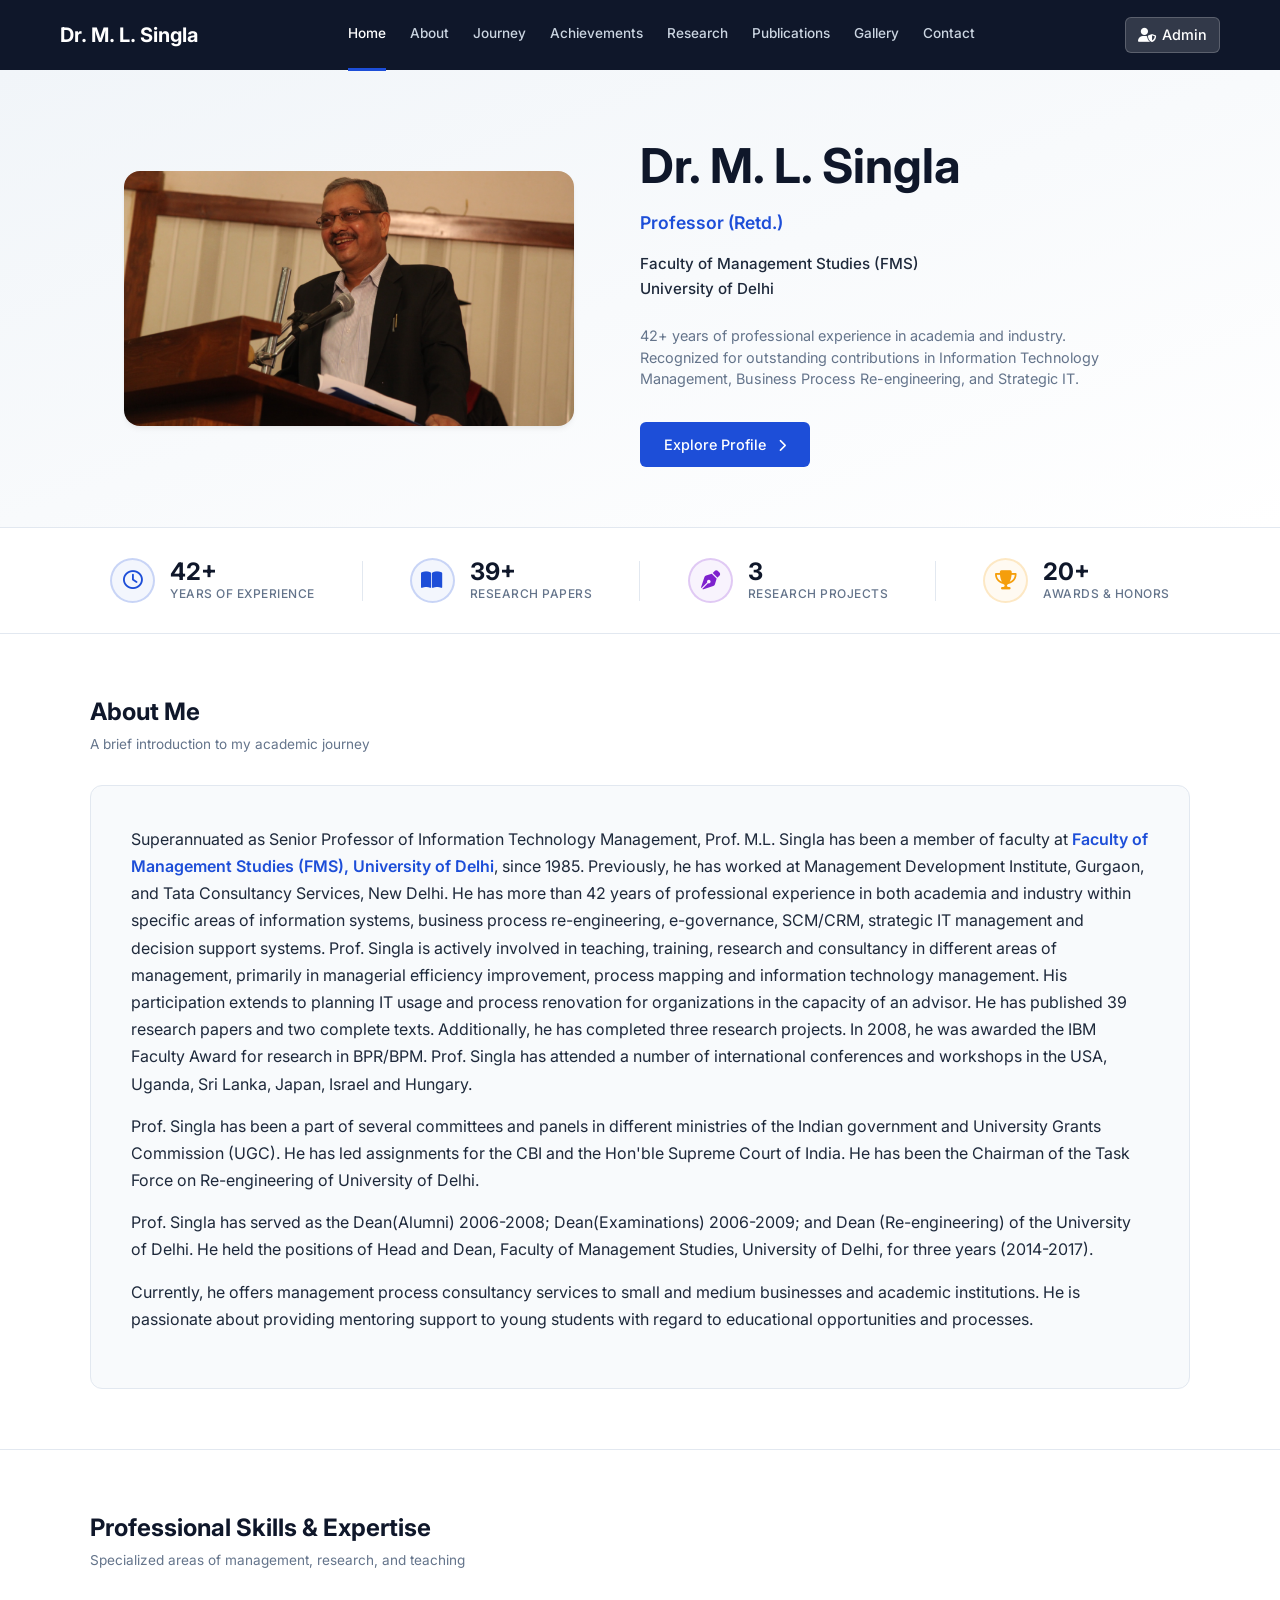
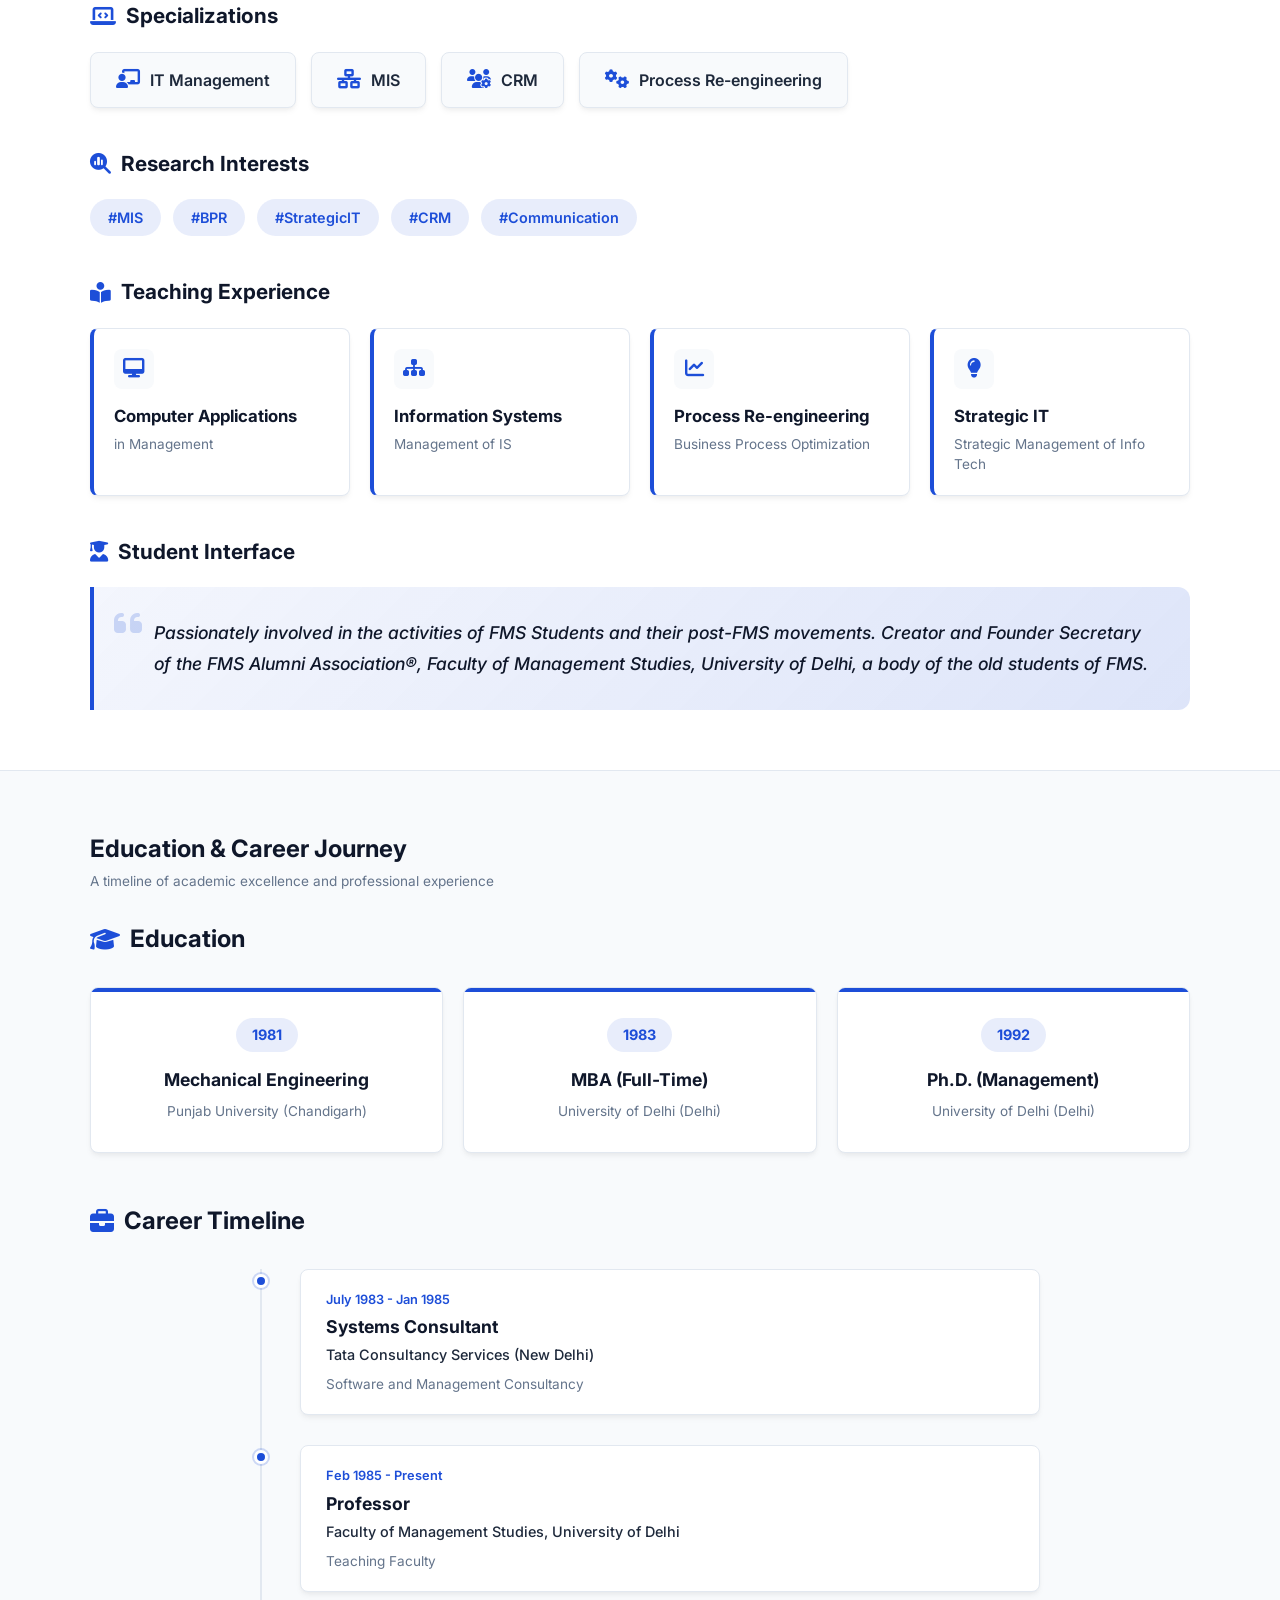
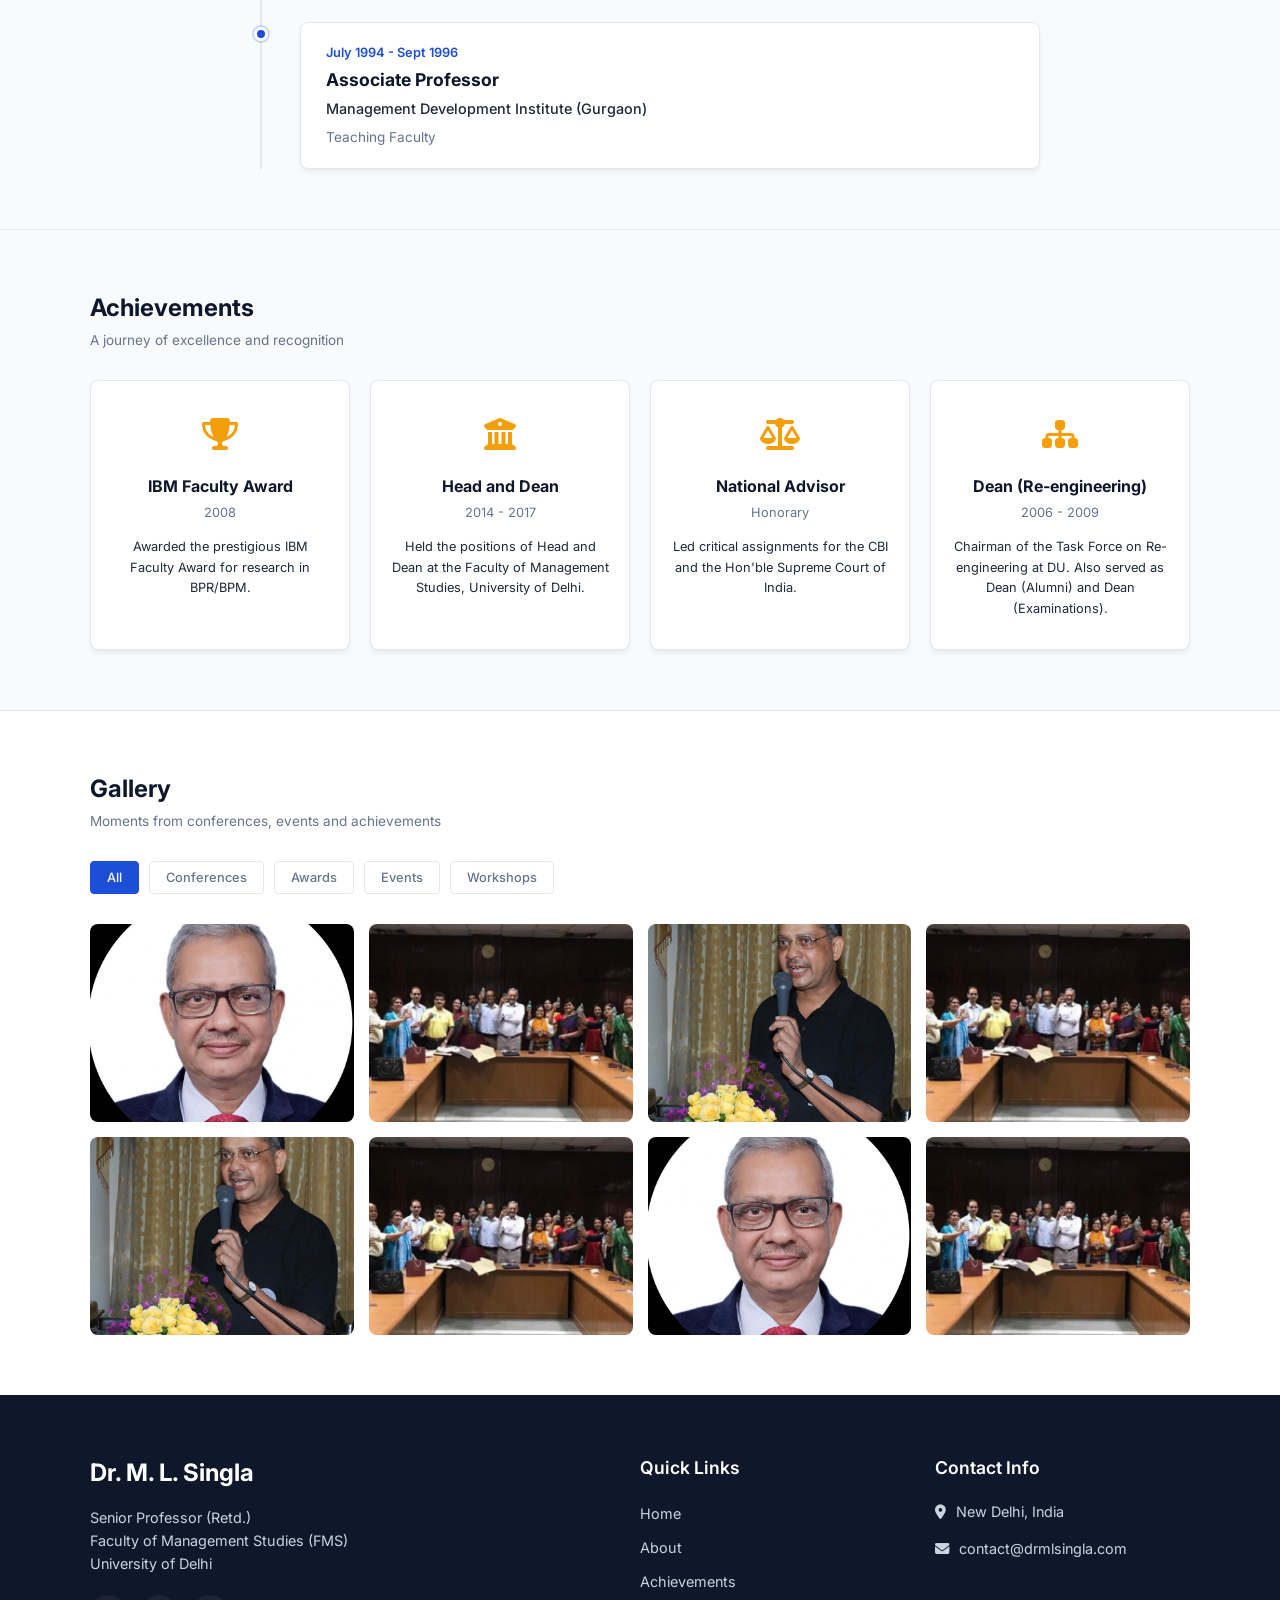
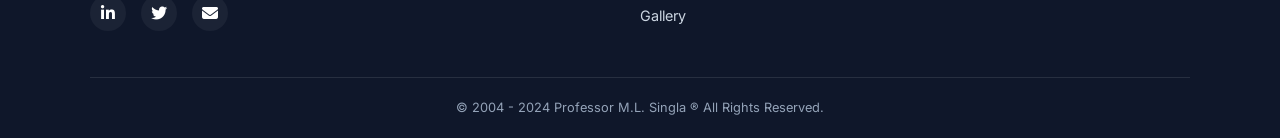
<file: index.html>
<!DOCTYPE html>
<html lang="en">
<head>
    <meta charset="UTF-8">
    <meta name="viewport" content="width=device-width, initial-scale=1.0">
    <title>Dr. M. L. Singla - Portfolio</title>
    
    <!-- CSS -->
    <link rel="stylesheet" href="style.css">
    
    <!-- Google Fonts -->
    <link href="https://fonts.googleapis.com/css2?family=Inter:wght@400;500;600;700;800&display=swap" rel="stylesheet">
    
    <!-- Font Awesome for Icons -->
    <link rel="stylesheet" href="https://cdnjs.cloudflare.com/ajax/libs/font-awesome/6.4.0/css/all.min.css">
</head>
<body>

    <!-- Navbar -->
    <nav class="navbar">
        <div class="nav-container">
            <div class="logo">Dr. M. L. Singla</div>
            <ul class="nav-links">
                <li><a href="#home" class="active">Home</a></li>
                <li><a href="#about">About</a></li>
                <li><a href="#journey">Journey</a></li>
                <li><a href="#achievements">Achievements</a></li>
                <li><a href="#research">Research</a></li>
                <li><a href="#publications">Publications</a></li>
                <li><a href="#gallery">Gallery</a></li>
                <li><a href="#contact">Contact</a></li>
            </ul>
            <div class="nav-actions" style="display: flex; align-items: center; gap: 15px;">
                <a href="login.html" class="nav-admin-btn" style="color: #ffffff; text-decoration: none; font-size: 0.9rem; font-weight: 500; display: flex; align-items: center; gap: 6px; background: rgba(255,255,255,0.15); padding: 6px 12px; border-radius: 6px; border: 1px solid rgba(255,255,255,0.2); transition: background-color 0.2s;"><i class="fa-solid fa-user-shield"></i> <span class="admin-text">Admin</span></a>
                <div class="menu-toggle" id="mobile-menu">
                    <i class="fa-solid fa-bars"></i>
                </div>
            </div>
        </div>
    </nav>

    <!-- Hero Section -->
    <section class="hero" id="home">
        <div class="hero-container">
            <div class="hero-image">
                <!-- User should put their image here as professor.png -->
                <img src="images/professor.png" alt="Dr. M. L. Singla">
            </div>
            <div class="hero-content">
                <h1>Dr. M. L. Singla</h1>
                <h3 class="subtitle">Professor (Retd.)</h3>
                <p class="department">
                    Faculty of Management Studies (FMS)<br>
                    University of Delhi
                </p>
                <p class="description">
                    42+ years of professional experience in academia and industry. Recognized for outstanding contributions in Information Technology Management, Business Process Re-engineering, and Strategic IT.
                </p>
                <a href="#profile" class="btn-primary">Explore Profile <i class="fa-solid fa-chevron-right"></i></a>
            </div>
        </div>
    </section>

    <!-- Stats Section -->
    <section class="stats">
        <div class="stats-container">
            <div class="stat-item">
                <div class="stat-icon blue-icon">
                    <i class="fa-regular fa-clock"></i>
                </div>
                <div class="stat-text">
                    <h2>42+</h2>
                    <p>Years of Experience</p>
                </div>
            </div>
            <div class="stat-divider"></div>
            <div class="stat-item">
                <div class="stat-icon blue-icon">
                    <i class="fa-solid fa-book-open"></i>
                </div>
                <div class="stat-text">
                    <h2>39+</h2>
                    <p>Research Papers</p>
                </div>
            </div>
            <div class="stat-divider"></div>
            <div class="stat-item">
                <div class="stat-icon purple-icon">
                    <i class="fa-solid fa-pen-nib"></i>
                </div>
                <div class="stat-text">
                    <h2>3</h2>
                    <p>Research Projects</p>
                </div>
            </div>
            <div class="stat-divider"></div>
            <div class="stat-item">
                <div class="stat-icon orange-icon">
                    <i class="fa-solid fa-trophy"></i>
                </div>
                <div class="stat-text">
                    <h2>20+</h2>
                    <p>Awards & Honors</p>
                </div>
            </div>
        </div>
    </section>

    <!-- About Section -->
    <section class="about" id="about">
        <div class="section-header">
            <h2>About Me</h2>
            <p>A brief introduction to my academic journey</p>
        </div>
        <div class="about-container">
            <div class="about-text">
                <p>
                    Superannuated as Senior Professor of Information Technology Management, Prof. M.L. Singla has been a member of faculty at <span class="highlight-text">Faculty of Management Studies (FMS), University of Delhi</span>, since 1985. Previously, he has worked at Management Development Institute, Gurgaon, and Tata Consultancy Services, New Delhi. He has more than 42 years of professional experience in both academia and industry within specific areas of information systems, business process re-engineering, e-governance, SCM/CRM, strategic IT management and decision support systems. Prof. Singla is actively involved in teaching, training, research and consultancy in different areas of management, primarily in managerial efficiency improvement, process mapping and information technology management. His participation extends to planning IT usage and process renovation for organizations in the capacity of an advisor. He has published 39 research papers and two complete texts. Additionally, he has completed three research projects. In 2008, he was awarded the IBM Faculty Award for research in BPR/BPM. Prof. Singla has attended a number of international conferences and workshops in the USA, Uganda, Sri Lanka, Japan, Israel and Hungary.
                </p>
                <p>
                    Prof. Singla has been a part of several committees and panels in different ministries of the Indian government and University Grants Commission (UGC). He has led assignments for the CBI and the Hon'ble Supreme Court of India. He has been the Chairman of the Task Force on Re-engineering of University of Delhi.
                </p>
                <p>
                    Prof. Singla has served as the Dean(Alumni) 2006-2008; Dean(Examinations) 2006-2009; and Dean (Re-engineering) of the University of Delhi. He held the positions of Head and Dean, Faculty of Management Studies, University of Delhi, for three years (2014-2017).
                </p>
                <p>
                    Currently, he offers management process consultancy services to small and medium businesses and academic institutions. He is passionate about providing mentoring support to young students with regard to educational opportunities and processes.
                </p>
            </div>
        </div>
    </section>

    <!-- Professional Skills & Expertise Section -->
    <section class="expertise-section" id="skills">
        <div class="section-header">
            <h2>Professional Skills & Expertise</h2>
            <p>Specialized areas of management, research, and teaching</p>
        </div>
        
        <div class="expertise-container">
            
            <!-- 1. Skills Cards -->
            <div class="expertise-block">
                <h3><i class="fa-solid fa-laptop-code"></i> Specializations</h3>
                <div class="skill-cards">
                    <div class="skill-card">
                        <i class="fa-solid fa-chalkboard-user"></i>
                        <span>IT Management</span>
                    </div>
                    <div class="skill-card">
                        <i class="fa-solid fa-network-wired"></i>
                        <span>MIS</span>
                    </div>
                    <div class="skill-card">
                        <i class="fa-solid fa-users-gear"></i>
                        <span>CRM</span>
                    </div>
                    <div class="skill-card">
                        <i class="fa-solid fa-gears"></i>
                        <span>Process Re-engineering</span>
                    </div>
                </div>
            </div>

            <!-- 2. Research Interests Tags -->
            <div class="expertise-block">
                <h3><i class="fa-solid fa-magnifying-glass-chart"></i> Research Interests</h3>
                <div class="research-tags">
                    <span class="tag">#MIS</span>
                    <span class="tag">#BPR</span>
                    <span class="tag">#StrategicIT</span>
                    <span class="tag">#CRM</span>
                    <span class="tag">#Communication</span>
                </div>
            </div>

            <!-- 3. Teaching Experience Course Cards -->
            <div class="expertise-block">
                <h3><i class="fa-solid fa-book-open-reader"></i> Teaching Experience</h3>
                <div class="course-cards">
                    <div class="course-card">
                        <div class="course-icon"><i class="fa-solid fa-desktop"></i></div>
                        <h4>Computer Applications</h4>
                        <p>in Management</p>
                    </div>
                    <div class="course-card">
                        <div class="course-icon"><i class="fa-solid fa-sitemap"></i></div>
                        <h4>Information Systems</h4>
                        <p>Management of IS</p>
                    </div>
                    <div class="course-card">
                        <div class="course-icon"><i class="fa-solid fa-chart-line"></i></div>
                        <h4>Process Re-engineering</h4>
                        <p>Business Process Optimization</p>
                    </div>
                    <div class="course-card">
                        <div class="course-icon"><i class="fa-solid fa-lightbulb"></i></div>
                        <h4>Strategic IT</h4>
                        <p>Strategic Management of Info Tech</p>
                    </div>
                </div>
            </div>

            <!-- 4. Student Interface Highlight Box -->
            <div class="expertise-block">
                <h3><i class="fa-solid fa-user-graduate"></i> Student Interface</h3>
                <div class="highlight-box">
                    <i class="fa-solid fa-quote-left quote-icon"></i>
                    <p>Passionately involved in the activities of FMS Students and their post-FMS movements. Creator and Founder Secretary of the FMS Alumni Association®, Faculty of Management Studies, University of Delhi, a body of the old students of FMS.</p>
                </div>
            </div>

        </div>
    </section>

    <!-- Education & Career Journey Section -->
    <section class="journey-section" id="journey">
        <div class="section-header">
            <h2>Education & Career Journey</h2>
            <p>A timeline of academic excellence and professional experience</p>
        </div>
        
        <div class="journey-container">
            
            <!-- Education Cards -->
            <div class="education-section">
                <h3 class="journey-title"><i class="fa-solid fa-graduation-cap"></i> Education</h3>
                <div class="edu-cards">
                    <div class="edu-card">
                        <div class="edu-year">1981</div>
                        <h4>Mechanical Engineering</h4>
                        <p>Punjab University (Chandigarh)</p>
                    </div>
                    <div class="edu-card">
                        <div class="edu-year">1983</div>
                        <h4>MBA (Full-Time)</h4>
                        <p>University of Delhi (Delhi)</p>
                    </div>
                    <div class="edu-card">
                        <div class="edu-year">1992</div>
                        <h4>Ph.D. (Management)</h4>
                        <p>University of Delhi (Delhi)</p>
                    </div>
                </div>
            </div>

            <!-- Career Timeline -->
            <div class="career-section">
                <h3 class="journey-title"><i class="fa-solid fa-briefcase"></i> Career Timeline</h3>
                <div class="timeline">
                    <!-- Timeline Item 1 -->
                    <div class="timeline-item">
                        <div class="timeline-dot"></div>
                        <div class="timeline-content">
                            <span class="timeline-date">July 1983 - Jan 1985</span>
                            <h4>Systems Consultant</h4>
                            <p class="timeline-org">Tata Consultancy Services (New Delhi)</p>
                            <p class="timeline-role">Software and Management Consultancy</p>
                        </div>
                    </div>
                    
                    <!-- Timeline Item 2 -->
                    <div class="timeline-item">
                        <div class="timeline-dot"></div>
                        <div class="timeline-content">
                            <span class="timeline-date">Feb 1985 - Present</span>
                            <h4>Professor</h4>
                            <p class="timeline-org">Faculty of Management Studies, University of Delhi</p>
                            <p class="timeline-role">Teaching Faculty</p>
                        </div>
                    </div>

                    <!-- Timeline Item 3 -->
                    <div class="timeline-item">
                        <div class="timeline-dot"></div>
                        <div class="timeline-content">
                            <span class="timeline-date">July 1994 - Sept 1996</span>
                            <h4>Associate Professor</h4>
                            <p class="timeline-org">Management Development Institute (Gurgaon)</p>
                            <p class="timeline-role">Teaching Faculty</p>
                        </div>
                    </div>
                </div>
            </div>

        </div>
    </section>

    <!-- Achievements Section -->
    <section class="achievements" id="achievements">
        <div class="section-header">
            <h2>Achievements</h2>
            <p>A journey of excellence and recognition</p>
        </div>
        
        <div class="cards-container">
            <!-- Card 1 -->
            <div class="achievement-card">
                <div class="card-icon"><i class="fa-solid fa-trophy"></i></div>
                <h4>IBM Faculty Award</h4>
                <span class="year">2008</span>
                <p>Awarded the prestigious IBM Faculty Award for research in BPR/BPM.</p>
            </div>
            <!-- Card 2 -->
            <div class="achievement-card">
                <div class="card-icon"><i class="fa-solid fa-building-columns"></i></div>
                <h4>Head and Dean</h4>
                <span class="year">2014 - 2017</span>
                <p>Held the positions of Head and Dean at the Faculty of Management Studies, University of Delhi.</p>
            </div>
            <!-- Card 3 -->
            <div class="achievement-card">
                <div class="card-icon"><i class="fa-solid fa-scale-balanced"></i></div>
                <h4>National Advisor</h4>
                <span class="year">Honorary</span>
                <p>Led critical assignments for the CBI and the Hon'ble Supreme Court of India.</p>
            </div>
            <!-- Card 4 -->
            <div class="achievement-card">
                <div class="card-icon"><i class="fa-solid fa-sitemap"></i></div>
                <h4>Dean (Re-engineering)</h4>
                <span class="year">2006 - 2009</span>
                <p>Chairman of the Task Force on Re-engineering at DU. Also served as Dean (Alumni) and Dean (Examinations).</p>
            </div>
        </div>
    </section>

    <!-- Gallery Section -->
    <section class="gallery" id="gallery">
        <div class="section-header">
            <h2>Gallery</h2>
            <p>Moments from conferences, events and achievements</p>
        </div>

        <div class="gallery-filters">
            <button class="filter-btn active" data-filter="all">All</button>
            <button class="filter-btn" data-filter="conferences">Conferences</button>
            <button class="filter-btn" data-filter="awards">Awards</button>
            <button class="filter-btn" data-filter="events">Events</button>
            <button class="filter-btn" data-filter="workshops">Workshops</button>
        </div>

        <div class="gallery-grid">
            <!-- Placeholder Images for Gallery -->
            <div class="gallery-item awards"><img src="images/gallery/award1.jpg" alt="Award Image"></div>
            <div class="gallery-item conferences"><img src="images/gallery/award2.jpg" alt="Gallery Image"></div>
            <div class="gallery-item events"><img src="images/gallery/award3.jpg" alt="Gallery Image"></div>
            <div class="gallery-item awards"><img src="images/gallery/award2.jpg" alt="Gallery Image"></div>
            <div class="gallery-item events"><img src="images/gallery/award3.jpg" alt="Gallery Image"></div>
            <div class="gallery-item awards"><img src="images/gallery/award2.jpg" alt="Gallery Image"></div>
            <div class="gallery-item conferences"><img src="images/gallery/award1.jpg" alt="Gallery Image"></div>
            <div class="gallery-item workshops"><img src="images/gallery/award2.jpg" alt="Gallery Image"></div>
        </div>
    </section>

    <!-- Footer Section -->
    <footer class="footer" id="contact">
        <div class="footer-container">
            <div class="footer-about">
                <h3>Dr. M. L. Singla</h3>
                <p>Senior Professor (Retd.)<br>Faculty of Management Studies (FMS)<br>University of Delhi</p>
                <div class="social-links">
                    <a href="#"><i class="fa-brands fa-linkedin-in"></i></a>
                    <a href="#"><i class="fa-brands fa-twitter"></i></a>
                    <a href="#"><i class="fa-solid fa-envelope"></i></a>
                </div>
            </div>
            
            <div class="footer-links">
                <h4>Quick Links</h4>
                <ul>
                    <li><a href="#home">Home</a></li>
                    <li><a href="#about">About</a></li>
                    <li><a href="#achievements">Achievements</a></li>
                    <li><a href="#gallery">Gallery</a></li>
                </ul>
            </div>
            
            <div class="footer-contact">
                <h4>Contact Info</h4>
                <p><i class="fa-solid fa-location-dot"></i> New Delhi, India</p>
                <p><i class="fa-solid fa-envelope"></i> contact@drmlsingla.com</p>
            </div>
        </div>
        <div class="footer-bottom">
            <p>&copy; 2004 - 2024 Professor M.L. Singla &reg; All Rights Reserved.</p>
        </div>
    </footer>

    <!-- JS -->
    <script src="script.js"></script>

</body>
</html>
</file>
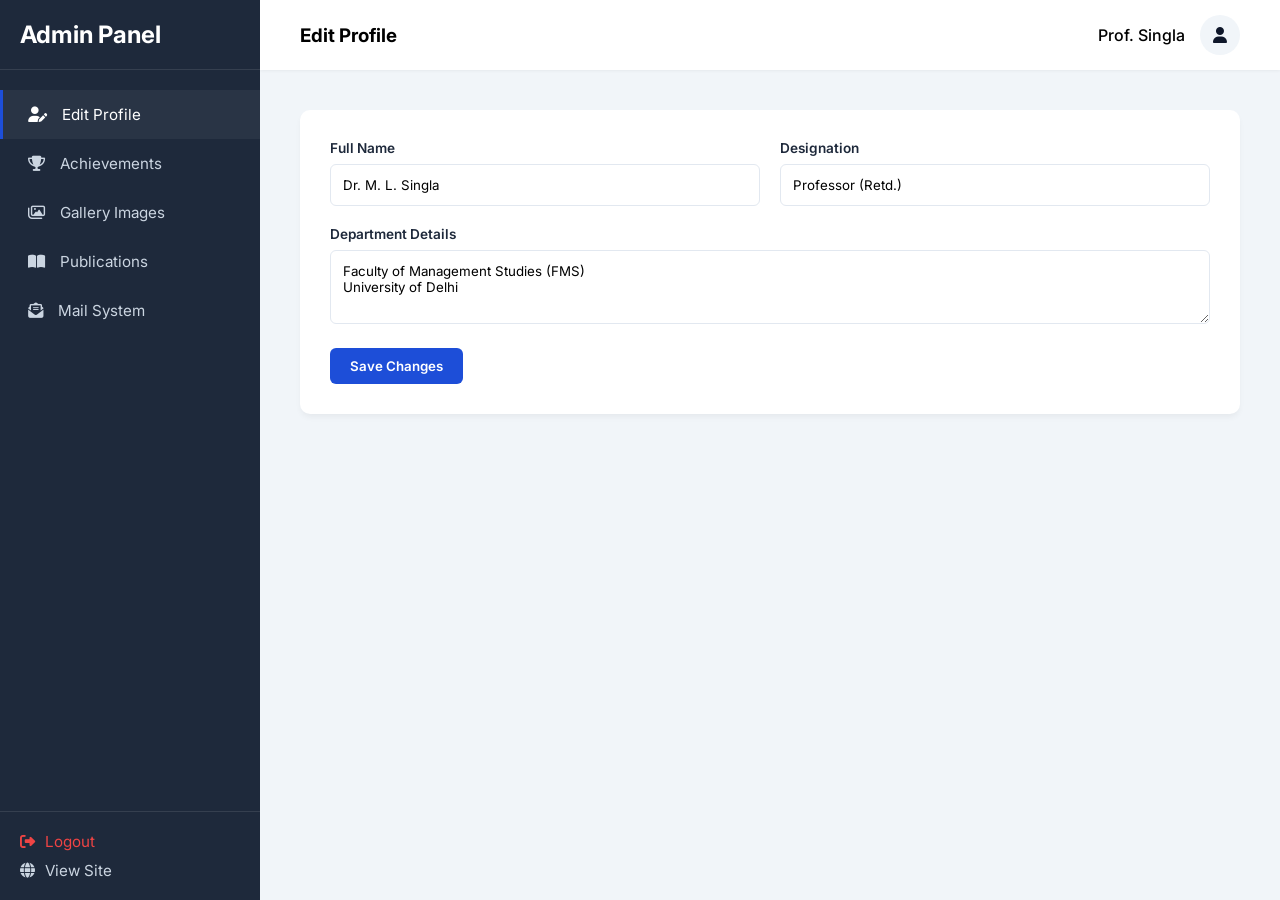
<file: admin.html>
<!DOCTYPE html>
<html lang="en">
<head>
    <meta charset="UTF-8">
    <meta name="viewport" content="width=device-width, initial-scale=1.0">
    <title>Admin Dashboard | Dr. M. L. Singla</title>
    <link href="https://fonts.googleapis.com/css2?family=Inter:wght@400;500;600;700&display=swap" rel="stylesheet">
    <link rel="stylesheet" href="https://cdnjs.cloudflare.com/ajax/libs/font-awesome/6.4.0/css/all.min.css">
    <link rel="stylesheet" href="admin-style.css">
</head>
<body class="admin-body">
    <div class="sidebar-overlay" id="sidebar-overlay"></div>
    <!-- Sidebar -->
    <aside class="sidebar">
        <div class="sidebar-header">
            <h2>Admin Panel</h2>
        </div>
        <ul class="sidebar-menu">
            <li class="active" data-target="profile-sec"><i class="fa-solid fa-user-pen"></i> Edit Profile</li>
            <li data-target="achievements-sec"><i class="fa-solid fa-trophy"></i> Achievements</li>
            <li data-target="gallery-sec"><i class="fa-regular fa-images"></i> Gallery Images</li>
            <li data-target="publications-sec"><i class="fa-solid fa-book-open"></i> Publications</li>
            <li data-target="mail-sec"><i class="fa-solid fa-envelope-open-text"></i> Mail System</li>
        </ul>
        <div class="sidebar-footer">
            <a href="login.html" class="logout-btn"><i class="fa-solid fa-right-from-bracket"></i> Logout</a>
            <a href="index.html" class="logout-btn" style="margin-top: 10px; color: #cbd5e1;"><i class="fa-solid fa-globe"></i> View Site</a>
        </div>
    </aside>

    <!-- Main Content -->
    <main class="main-content">
        <header class="topbar">
            <div class="topbar-left" style="display: flex; align-items: center; gap: 15px;">
                <button id="admin-menu-toggle" class="admin-menu-toggle"><i class="fa-solid fa-bars"></i></button>
                <h3 id="page-title">Edit Profile</h3>
            </div>
            <div class="user-info">
                <span>Prof. Singla</span>
                <div class="avatar"><i class="fa-solid fa-user"></i></div>
            </div>
        </header>

        <div class="content-wrapper">
            <!-- Profile Section -->
            <section id="profile-sec" class="dashboard-section active">
                <div class="card">
                    <form class="admin-form">
                        <div class="form-row">
                            <div class="form-group">
                                <label>Full Name</label>
                                <input type="text" value="Dr. M. L. Singla">
                            </div>
                            <div class="form-group">
                                <label>Designation</label>
                                <input type="text" value="Professor (Retd.)">
                            </div>
                        </div>
                        <div class="form-group">
                            <label>Department Details</label>
                            <textarea rows="3">Faculty of Management Studies (FMS)&#10;University of Delhi</textarea>
                        </div>
                        <button type="button" class="btn-save" onclick="showToast('Profile updated successfully!')">Save Changes</button>
                    </form>
                </div>
            </section>

            <!-- Achievements Section -->
            <section id="achievements-sec" class="dashboard-section">
                <div class="card">
                    <form class="admin-form">
                        <div class="form-row">
                            <div class="form-group">
                                <label>Achievement Title</label>
                                <input type="text" placeholder="e.g. Best Researcher Award">
                            </div>
                            <div class="form-group">
                                <label>Year</label>
                                <input type="text" placeholder="e.g. 2023">
                            </div>
                        </div>
                        <div class="form-group">
                            <label>Description</label>
                            <textarea rows="2" placeholder="Brief description of the achievement..."></textarea>
                        </div>
                        <button type="button" class="btn-save" onclick="showToast('Achievement added successfully!')"><i class="fa-solid fa-plus"></i> Add Achievement</button>
                    </form>
                </div>
                
                <h4 style="margin: 30px 0 15px; color: var(--primary-blue);">Current Achievements</h4>
                <div class="table-container">
                    <table class="admin-table">
                        <thead>
                            <tr>
                                <th>Title</th>
                                <th>Year</th>
                                <th>Action</th>
                            </tr>
                        </thead>
                        <tbody>
                            <tr>
                                <td>IBM Faculty Award</td>
                                <td>2008</td>
                                <td><button class="btn-delete"><i class="fa-solid fa-trash"></i></button></td>
                            </tr>
                            <tr>
                                <td>Head and Dean</td>
                                <td>2014-2017</td>
                                <td><button class="btn-delete"><i class="fa-solid fa-trash"></i></button></td>
                            </tr>
                        </tbody>
                    </table>
                </div>
            </section>

            <!-- Gallery Section -->
            <section id="gallery-sec" class="dashboard-section">
                <div class="card">
                    <form class="admin-form">
                        <div class="form-group">
                            <label>Select Category</label>
                            <select>
                                <option>Conferences</option>
                                <option>Awards</option>
                                <option>Events</option>
                                <option>Workshops</option>
                            </select>
                        </div>
                        <div class="upload-area" onclick="document.getElementById('file-upload').click()">
                            <i class="fa-solid fa-cloud-arrow-up"></i>
                            <p>Drag & Drop your images here or <span class="highlight-text">Browse</span></p>
                            <input type="file" multiple hidden id="file-upload">
                        </div>
                        <button type="button" class="btn-save" style="margin-top: 15px;" onclick="showToast('Images uploaded to gallery!')">Upload Images</button>
                    </form>
                </div>
            </section>

            <!-- Publications Section -->
            <section id="publications-sec" class="dashboard-section">
                <div class="card">
                    <form class="admin-form">
                        <div class="form-group">
                            <label>Paper Title</label>
                            <input type="text" placeholder="Enter research paper title">
                        </div>
                        <div class="form-row">
                            <div class="form-group">
                                <label>Journal / Conference Name</label>
                                <input type="text" placeholder="e.g. IEEE Transactions">
                            </div>
                            <div class="form-group">
                                <label>Link (URL)</label>
                                <input type="url" placeholder="https://...">
                            </div>
                        </div>
                        <button type="button" class="btn-save" onclick="showToast('Publication added!')"><i class="fa-solid fa-plus"></i> Add Publication</button>
                    </form>
                </div>
            </section>

            <!-- Mail System Section -->
            <section id="mail-sec" class="dashboard-section">
                <div class="card">
                    <form class="admin-form" id="mail-form">
                        <div class="form-group">
                            <label>Select Students (Recipients)</label>
                            <select multiple class="multi-select" id="students-select">
                                <option value="all">All Students (Batch 2024)</option>
                                <option value="cse_a">Section A Students</option>
                                <option value="cse_b">Section B Students</option>
                                <option value="phd">Ph.D Scholars</option>
                                <option value="mca">MCA Students</option>
                            </select>
                            <small class="hint">Hold Ctrl (Windows) or Cmd (Mac) to select multiple groups.</small>
                        </div>
                        <div class="form-group">
                            <label>Subject</label>
                            <input type="text" placeholder="Enter email subject" required>
                        </div>
                        <div class="form-group">
                            <label>Message</label>
                            <textarea rows="6" placeholder="Write your message here..." required></textarea>
                        </div>
                        <button type="submit" class="btn-send"><i class="fa-regular fa-paper-plane"></i> Send Mail</button>
                    </form>
                </div>
            </section>
        </div>
    </main>

    <!-- Toast Notification -->
    <div id="toast" class="toast"><i class="fa-solid fa-circle-check"></i> <span id="toast-msg">Action completed!</span></div>

    <script src="admin-script.js"></script>
</body>
</html>
</file>
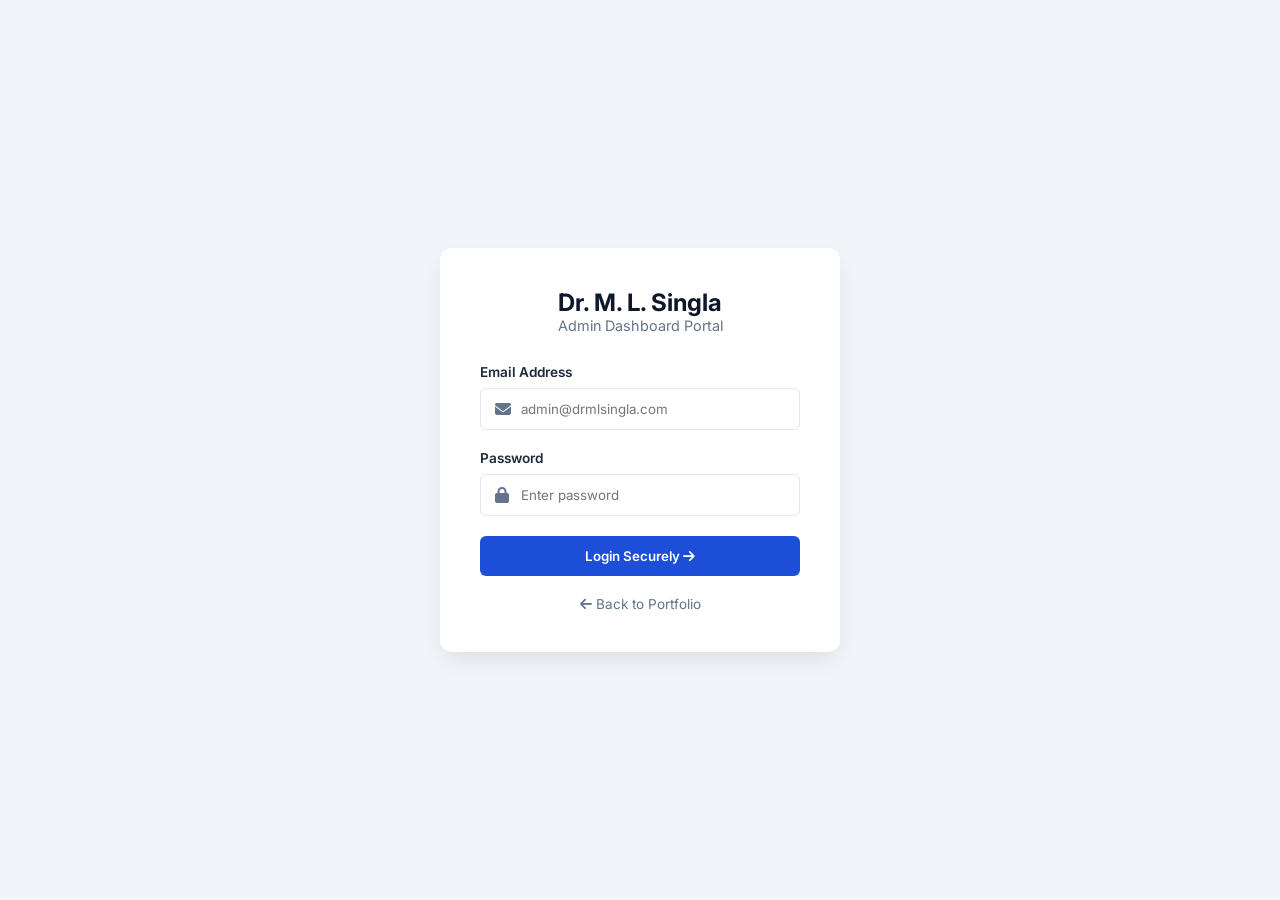
<file: login.html>
<!DOCTYPE html>
<html lang="en">
<head>
    <meta charset="UTF-8">
    <meta name="viewport" content="width=device-width, initial-scale=1.0">
    <title>Admin Login | Dr. M. L. Singla</title>
    <link href="https://fonts.googleapis.com/css2?family=Inter:wght@400;500;600;700&display=swap" rel="stylesheet">
    <link rel="stylesheet" href="https://cdnjs.cloudflare.com/ajax/libs/font-awesome/6.4.0/css/all.min.css">
    <link rel="stylesheet" href="admin-style.css">
</head>

<script>

function login(event){

    event.preventDefault();

    let email = document.getElementById("email").value;

    let password = document.getElementById("password").value;

    if(email === "admin@gmail.com" && password === "12345"){

        window.location.href = "admin.html";

    }

    else{

        alert("Invalid Email or Password");

    }

}

</script>


<body class="login-body">
    <div class="login-container">
        <div class="login-header">
            <h2>Dr. M. L. Singla</h2>
            <p>Admin Dashboard Portal</p>
        </div>
        <form class="login-form" onsubmit="login(event)">

    <div class="form-group">
        <label for="email">Email Address</label>

        <div class="input-icon">
            <i class="fa-solid fa-envelope"></i>

            <input type="email" id="email" placeholder="admin@drmlsingla.com" required>
        </div>
    </div>

    <div class="form-group">
        <label for="password">Password</label>

        <div class="input-icon">
            <i class="fa-solid fa-lock"></i>

            <input type="password" id="password" placeholder="Enter password" required>
        </div>
    </div>

    <button type="submit" class="btn-login">
        Login Securely
        <i class="fa-solid fa-arrow-right"></i>
    </button>

    <a href="index.html" class="back-link">
        <i class="fa-solid fa-arrow-left"></i>
        Back to Portfolio
    </a>

</form>
    </div>
</body>
</html>
</file>
<file: style.css>
/* style.css */
:root {
    --primary-blue: #0f172a; /* Dark navy for navbar */
    --accent-blue: #1d4ed8; /* Bright blue for active links and buttons */
    --text-main: #1e293b;
    --text-light: #64748b;
    --bg-light: #f8fafc;
    --border-color: #e2e8f0;
    --card-shadow: 0 4px 6px -1px rgba(0, 0, 0, 0.05), 0 2px 4px -1px rgba(0, 0, 0, 0.03);
    --hover-shadow: 0 10px 15px -3px rgba(0, 0, 0, 0.1), 0 4px 6px -2px rgba(0, 0, 0, 0.05);
}

* {
    margin: 0;
    padding: 0;
    box-sizing: border-box;
    font-family: 'Inter', sans-serif;
}

body {
    background-color: #ffffff;
    color: var(--text-main);
    line-height: 1.5;
}

/* Navbar */
.navbar {
    background-color: var(--primary-blue);
    width: 100%;
    position: fixed;
    top: 0;
    z-index: 1000;
}

.nav-container {
    max-width: 1200px;
    margin: 0 auto;
    padding: 0 20px;
    height: 70px;
    display: flex;
    justify-content: space-between;
    align-items: center;
}

.logo {
    color: #ffffff;
    font-size: 1.25rem;
    font-weight: 700;
}

.menu-toggle {
    display: none;
    color: #ffffff;
    font-size: 1.5rem;
    cursor: pointer;
}

.nav-links {
    display: flex;
    list-style: none;
    gap: 1.5rem;
}

.nav-links li a {
    color: #cbd5e1;
    text-decoration: none;
    font-size: 0.85rem;
    font-weight: 500;
    padding: 24px 0;
    display: inline-block;
    transition: color 0.2s;
    border-bottom: 3px solid transparent;
}

.nav-links li a:hover {
    color: #ffffff;
}

.nav-links li a.active {
    color: #ffffff;
    border-bottom: 3px solid var(--accent-blue);
}

/* Hero Section */
.hero {
    margin-top: 70px;
    background: linear-gradient(to bottom right, #f1f5f9, #ffffff);
    padding: 60px 0; /* Added padding to top and bottom to balance */
    overflow: hidden;
    border-bottom: 1px solid var(--border-color);
}

.hero-container {
    max-width: 1100px;
    margin: 0 auto;
    display: flex;
    align-items: center; /* Center items vertically instead of stretch */
    justify-content: space-between; /* Better spacing between image and text */
    gap: 40px; /* Gap between image and content */
    padding: 0 20px;
}

.hero-image {
    flex: 0 0 45%;
    display: flex;
    justify-content: center;
}

.hero-image img {
    width: 100%;
    max-width: 450px; /* Limit maximum width */
    height: auto;
    border-radius: 16px; /* Give it a nice rounded corner */
    object-fit: cover;
    display: block;
    box-shadow: var(--card-shadow); /* Proper shadow instead of drop-shadow */
}

.hero-content {
    flex: 0 0 50%;
    display: flex;
    flex-direction: column;
    justify-content: center;
}

.hero-content h1 {
    font-size: 3rem;
    font-weight: 700;
    color: var(--primary-blue);
    margin-bottom: 0.5rem;
}

.hero-content .subtitle {
    font-size: 1.1rem;
    color: var(--accent-blue);
    font-weight: 600;
    margin-bottom: 1rem;
}

.hero-content .department {
    font-size: 0.95rem;
    color: var(--text-main);
    font-weight: 500;
    margin-bottom: 1.5rem;
    line-height: 1.6;
}

.hero-content .description {
    font-size: 0.9rem;
    color: var(--text-light);
    margin-bottom: 2rem;
    max-width: 90%;
}

.btn-primary {
    display: inline-block;
    background-color: var(--accent-blue);
    color: white;
    padding: 12px 24px;
    border-radius: 6px;
    text-decoration: none;
    font-weight: 500;
    font-size: 0.9rem;
    transition: background-color 0.2s, transform 0.2s;
    align-self: flex-start;
}

.btn-primary i {
    margin-left: 8px;
    font-size: 0.8rem;
}

.btn-primary:hover {
    background-color: #153eac;
    transform: translateY(-2px);
}

/* Stats Section */
.stats {
    background-color: #ffffff;
    border-bottom: 1px solid var(--border-color);
}

.stats-container {
    max-width: 1100px;
    margin: 0 auto;
    display: flex;
    align-items: center;
    justify-content: space-between;
    padding: 30px 20px;
}

.stat-item {
    display: flex;
    align-items: center;
    gap: 15px;
}

.stat-icon {
    width: 45px;
    height: 45px;
    border-radius: 50%;
    display: flex;
    align-items: center;
    justify-content: center;
    font-size: 1.2rem;
    border: 2px solid;
}

.stat-icon.blue-icon {
    color: var(--accent-blue);
    border-color: rgba(29, 78, 216, 0.2);
    background-color: rgba(29, 78, 216, 0.05);
}

.stat-icon.purple-icon {
    color: #7e22ce;
    border-color: rgba(126, 34, 206, 0.2);
    background-color: rgba(126, 34, 206, 0.05);
}

.stat-icon.orange-icon {
    color: #f59e0b;
    border-color: rgba(245, 158, 11, 0.2);
    background-color: rgba(245, 158, 11, 0.05);
}

.stat-text h2 {
    font-size: 1.5rem;
    font-weight: 700;
    color: var(--primary-blue);
    line-height: 1.1;
}

.stat-text p {
    font-size: 0.75rem;
    color: var(--text-light);
    font-weight: 500;
    text-transform: uppercase;
    letter-spacing: 0.5px;
}

.stat-divider {
    width: 1px;
    height: 40px;
    background-color: var(--border-color);
}

/* About Section */
.about {
    padding: 60px 20px;
    background-color: #ffffff;
    border-bottom: 1px solid var(--border-color);
}

.about-container {
    max-width: 1100px;
    margin: 0 auto;
    background: var(--bg-light);
    padding: 40px;
    border-radius: 12px;
    border: 1px solid var(--border-color);
}

.about-text p {
    font-size: 1rem;
    color: var(--text-main);
    line-height: 1.7;
    margin-bottom: 15px;
}

.highlight-text {
    color: var(--accent-blue);
    font-weight: 600;
}

/* Expertise / Skills Section */
.expertise-section {
    padding: 60px 20px;
    background-color: var(--white);
    border-bottom: 1px solid var(--border-color);
}

.expertise-container {
    max-width: 1100px;
    margin: 0 auto;
    display: flex;
    flex-direction: column;
    gap: 40px;
}

.expertise-block h3 {
    color: var(--primary-blue);
    font-size: 1.3rem;
    margin-bottom: 20px;
    display: flex;
    align-items: center;
    gap: 10px;
}

.expertise-block h3 i {
    color: var(--accent-blue);
}

/* Skill Cards */
.skill-cards {
    display: flex;
    flex-wrap: wrap;
    gap: 15px;
}

.skill-card {
    background: var(--bg-light);
    border: 1px solid var(--border-color);
    padding: 15px 25px;
    border-radius: 8px;
    display: flex;
    align-items: center;
    gap: 10px;
    font-weight: 600;
    color: var(--text-main);
    transition: all 0.2s;
    box-shadow: var(--card-shadow);
}

.skill-card i {
    color: var(--accent-blue);
    font-size: 1.2rem;
}


/* Research Tags */
.research-tags {
    display: flex;
    flex-wrap: wrap;
    gap: 12px;
}

.tag {
    background: rgba(29, 78, 216, 0.1);
    color: var(--accent-blue);
    padding: 8px 18px;
    border-radius: 30px;
    font-weight: 600;
    font-size: 0.9rem;
    transition: all 0.2s;
    cursor: pointer;
}

.tag:hover {
    background: var(--accent-blue);
    color: var(--white);
}

/* Course Cards */
.course-cards {
    display: grid;
    grid-template-columns: repeat(auto-fit, minmax(240px, 1fr));
    gap: 20px;
}

.course-card {
    background: var(--white);
    border: 1px solid var(--border-color);
    border-left: 4px solid var(--accent-blue);
    padding: 20px;
    border-radius: 8px;
    box-shadow: var(--card-shadow);
    transition: transform 0.2s;
}

.course-card:hover {
    transform: translateX(5px);
}

.course-icon {
    width: 40px;
    height: 40px;
    background: var(--bg-light);
    border-radius: 8px;
    display: flex;
    align-items: center;
    justify-content: center;
    margin-bottom: 15px;
    color: var(--accent-blue);
    font-size: 1.2rem;
}

.course-card h4 {
    color: var(--primary-blue);
    font-size: 1.05rem;
    margin-bottom: 5px;
}

.course-card p {
    font-size: 0.85rem;
    color: var(--text-light);
}

/* Highlight Box */
.highlight-box {
    background: linear-gradient(135deg, rgba(29,78,216,0.05), rgba(29,78,216,0.15));
    border-left: 4px solid var(--accent-blue);
    padding: 30px;
    border-radius: 0 12px 12px 0;
    position: relative;
}

.quote-icon {
    position: absolute;
    top: 20px;
    left: 20px;
    font-size: 2rem;
    color: rgba(29, 78, 216, 0.2);
}

.highlight-box p {
    font-size: 1.1rem;
    color: var(--primary-blue);
    line-height: 1.8;
    font-style: italic;
    font-weight: 500;
    position: relative;
    z-index: 1;
    padding-left: 30px;
}

/* Achievements Section */
.achievements {
    padding: 60px 20px;
    background-color: var(--bg-light);
    border-bottom: 1px solid var(--border-color);
}

.section-header {
    max-width: 1100px;
    margin: 0 auto 30px;
}

.section-header h2 {
    font-size: 1.5rem;
    color: var(--primary-blue);
    font-weight: 700;
    margin-bottom: 4px;
}

.section-header p {
    font-size: 0.85rem;
    color: var(--text-light);
}

.cards-container {
    max-width: 1100px;
    margin: 0 auto;
    display: grid;
    grid-template-columns: repeat(4, 1fr);
    gap: 20px;
}

.achievement-card {
    background: #ffffff;
    border: 1px solid var(--border-color);
    border-radius: 8px;
    padding: 30px 20px;
    text-align: center;
    box-shadow: var(--card-shadow);
    transition: transform 0.2s, box-shadow 0.2s;
}

.achievement-card:hover {
    transform: translateY(-5px);
    box-shadow: var(--hover-shadow);
}

.card-icon {
    color: #f59e0b;
    font-size: 2rem;
    margin-bottom: 15px;
}

.achievement-card h4 {
    font-size: 1rem;
    color: var(--primary-blue);
    font-weight: 700;
    margin-bottom: 5px;
}

.achievement-card .year {
    display: block;
    font-size: 0.8rem;
    color: var(--text-light);
    margin-bottom: 15px;
}

.achievement-card p {
    font-size: 0.8rem;
    color: var(--text-main);
    line-height: 1.6;
}

/* Gallery Section */
.gallery {
    padding: 60px 20px;
    background-color: #ffffff;
}

.gallery-filters {
    max-width: 1100px;
    margin: 0 auto 30px;
    display: flex;
    gap: 10px;
    flex-wrap: wrap;
}

.filter-btn {
    background: none;
    border: 1px solid var(--border-color);
    color: var(--text-light);
    padding: 8px 16px;
    border-radius: 4px;
    font-size: 0.8rem;
    font-weight: 500;
    cursor: pointer;
    transition: all 0.2s;
}

.filter-btn:hover {
    border-color: var(--accent-blue);
    color: var(--accent-blue);
}

.filter-btn.active {
    background-color: var(--accent-blue);
    color: white;
    border-color: var(--accent-blue);
}

.gallery-grid {
    max-width: 1100px;
    margin: 0 auto;
    display: grid;
    grid-template-columns: repeat(4, 1fr);
    gap: 15px;
}

.gallery-item {
    border-radius: 8px;
    overflow: hidden;
    aspect-ratio: 4/3;
}

.gallery-item img {
    width: 100%;
    height: 100%;
    object-fit: cover;
    transition: transform 0.3s;
}

.gallery-item:hover img {
    transform: scale(1.05);
}

/* Journey Section */
.journey-section {
    padding: 60px 20px;
    background-color: var(--bg-light);
    border-bottom: 1px solid var(--border-color);
}

.journey-container {
    max-width: 1100px;
    margin: 0 auto;
    display: flex;
    flex-direction: column;
    gap: 50px;
}

.journey-title {
    color: var(--primary-blue);
    font-size: 1.5rem;
    margin-bottom: 30px;
    display: flex;
    align-items: center;
    gap: 10px;
}

.journey-title i {
    color: var(--accent-blue);
}

/* Education Cards */
.edu-cards {
    display: grid;
    grid-template-columns: repeat(3, 1fr);
    gap: 20px;
}

.edu-card {
    background: #ffffff;
    border: 1px solid var(--border-color);
    border-radius: 8px;
    padding: 30px 20px;
    text-align: center;
    box-shadow: var(--card-shadow);
    transition: transform 0.2s, box-shadow 0.2s;
    position: relative;
    overflow: hidden;
}

.edu-card::before {
    content: '';
    position: absolute;
    top: 0;
    left: 0;
    width: 100%;
    height: 4px;
    background-color: var(--accent-blue);
}

.edu-card:hover {
    transform: translateY(-5px);
    box-shadow: var(--hover-shadow);
}

.edu-year {
    display: inline-block;
    background-color: rgba(29, 78, 216, 0.1);
    color: var(--accent-blue);
    font-weight: 700;
    font-size: 0.9rem;
    padding: 6px 16px;
    border-radius: 20px;
    margin-bottom: 15px;
}

.edu-card h4 {
    font-size: 1.1rem;
    color: var(--primary-blue);
    font-weight: 700;
    margin-bottom: 8px;
}

.edu-card p {
    font-size: 0.85rem;
    color: var(--text-light);
}

/* Career Timeline */
.timeline {
    position: relative;
    max-width: 800px;
    margin: 0 auto;
}

.timeline::before {
    content: '';
    position: absolute;
    top: 0;
    left: 20px;
    height: 100%;
    width: 2px;
    background-color: var(--border-color);
}

.timeline-item {
    position: relative;
    padding-left: 60px;
    margin-bottom: 30px;
}

.timeline-item:last-child {
    margin-bottom: 0;
}

.timeline-dot {
    position: absolute;
    left: 14px;
    top: 5px;
    width: 14px;
    height: 14px;
    background-color: var(--accent-blue);
    border-radius: 50%;
    border: 3px solid #ffffff;
    box-shadow: 0 0 0 2px rgba(29, 78, 216, 0.2);
}

.timeline-content {
    background: #ffffff;
    border: 1px solid var(--border-color);
    padding: 20px 25px;
    border-radius: 8px;
    box-shadow: var(--card-shadow);
    transition: transform 0.2s;
}

.timeline-content:hover {
    transform: translateX(5px);
    border-color: var(--accent-blue);
}

.timeline-date {
    display: block;
    font-size: 0.8rem;
    color: var(--accent-blue);
    font-weight: 600;
    margin-bottom: 5px;
}

.timeline-content h4 {
    font-size: 1.1rem;
    color: var(--primary-blue);
    margin-bottom: 4px;
}

.timeline-org {
    font-size: 0.9rem;
    color: var(--text-main);
    font-weight: 500;
    margin-bottom: 8px;
}

.timeline-role {
    font-size: 0.85rem;
    color: var(--text-light);
}

/* Footer */
.footer {
    background-color: var(--primary-blue);
    color: #cbd5e1;
    padding: 60px 20px 20px;
}

.footer-container {
    max-width: 1100px;
    margin: 0 auto;
    display: grid;
    grid-template-columns: 2fr 1fr 1fr;
    gap: 40px;
    padding-bottom: 40px;
    border-bottom: 1px solid rgba(255, 255, 255, 0.1);
}

.footer-about h3 {
    color: #ffffff;
    font-size: 1.5rem;
    font-weight: 700;
    margin-bottom: 15px;
}

.footer-about p {
    font-size: 0.9rem;
    line-height: 1.6;
    margin-bottom: 20px;
}

.social-links {
    display: flex;
    gap: 15px;
}

.social-links a {
    display: flex;
    align-items: center;
    justify-content: center;
    width: 36px;
    height: 36px;
    background-color: rgba(255, 255, 255, 0.05);
    color: #ffffff;
    border-radius: 50%;
    text-decoration: none;
    transition: all 0.3s;
}

.social-links a:hover {
    background-color: var(--accent-blue);
    transform: translateY(-3px);
}

.footer-links h4, .footer-contact h4 {
    color: #ffffff;
    font-size: 1.1rem;
    font-weight: 600;
    margin-bottom: 20px;
}

.footer-links ul {
    list-style: none;
}

.footer-links ul li {
    margin-bottom: 10px;
}

.footer-links ul li a {
    color: #cbd5e1;
    text-decoration: none;
    font-size: 0.9rem;
    transition: color 0.2s;
}

.footer-links ul li a:hover {
    color: var(--accent-blue);
    padding-left: 5px;
}

.footer-contact p {
    display: flex;
    align-items: center;
    gap: 10px;
    font-size: 0.9rem;
    margin-bottom: 15px;
}

.footer-bottom {
    max-width: 1100px;
    margin: 20px auto 0;
    text-align: center;
    font-size: 0.8rem;
    color: #94a3b8;
}

/* Responsive */
@media (max-width: 1024px) {
    .cards-container, .gallery-grid, .edu-cards {
        grid-template-columns: repeat(2, 1fr);
    }
    
    .stats-container {
        flex-wrap: wrap;
        gap: 20px;
    }
    
    .stat-divider {
        display: none;
    }
    
    .stat-item {
        flex: 0 0 calc(50% - 10px);
    }
}

@media (max-width: 768px) {
    .menu-toggle {
        display: block;
    }

    .nav-links {
        position: absolute;
        top: 70px;
        left: -100%;
        width: 100%;
        background-color: var(--primary-blue);
        flex-direction: column;
        align-items: center;
        padding: 20px 0;
        gap: 0;
        transition: left 0.3s ease;
        box-shadow: 0 10px 15px -3px rgba(0, 0, 0, 0.1);
    }
    
    .nav-links.active {
        left: 0;
    }

    .nav-links li {
        width: 100%;
        text-align: center;
    }

    .nav-links li a {
        display: block;
        padding: 15px 0;
        border-bottom: none;
    }

    .nav-links li a.active {
        border-bottom: none;
        background-color: rgba(255, 255, 255, 0.1);
    }
    
    .hero {
        padding: 30px 0;
    }
    
    .hero-container {
        flex-direction: column;
        gap: 20px;
    }
    
    .hero-image {
        padding: 0;
        justify-content: center;
    }
    
    .hero-image img {
        max-width: 300px;
    }
    
    .hero-content {
        padding: 20px;
        text-align: center;
        align-items: center;
    }
    
    .hero-content h1 {
        font-size: 2.2rem;
    }
    
    .hero-content .subtitle {
        font-size: 1rem;
    }
    
    .hero-content .description {
        max-width: 100%;
        font-size: 0.95rem;
    }
    
    .btn-primary {
        align-self: center;
    }
    
    .cards-container, .gallery-grid, .edu-cards {
        grid-template-columns: 1fr;
    }
    
    .timeline::before {
        left: 0;
    }
    
    .timeline-item {
        padding-left: 30px;
    }
    
    .timeline-dot {
        left: -6px;
    }
    
    .stats-container {
        flex-direction: column;
        align-items: center;
    }
    
    .stat-item {
        flex: 0 0 auto;
        width: 250px;
        justify-content: flex-start;
    }
    
    .footer-container {
        grid-template-columns: 1fr;
        text-align: center;
    }
    
    .social-links {
        justify-content: center;
    }
}
</file>
<file: admin-style.css>
/* admin-style.css */
:root {
    --primary-blue: #0f172a;
    --sidebar-bg: #1e293b;
    --accent-blue: #1d4ed8;
    --text-main: #1e293b;
    --text-light: #64748b;
    --bg-light: #f1f5f9;
    --border-color: #e2e8f0;
    --white: #ffffff;
    --card-shadow: 0 4px 6px -1px rgba(0, 0, 0, 0.05);
}

* {
    margin: 0;
    padding: 0;
    box-sizing: border-box;
    font-family: 'Inter', sans-serif;
}

/* --- Login Page --- */
.login-body {
    background-color: var(--bg-light);
    display: flex;
    align-items: center;
    justify-content: center;
    height: 100vh;
}

.login-container {
    background: var(--white);
    padding: 40px;
    border-radius: 12px;
    box-shadow: 0 10px 25px -5px rgba(0,0,0,0.1);
    width: 100%;
    max-width: 400px;
}

.login-header {
    text-align: center;
    margin-bottom: 30px;
}

.login-header h2 {
    color: var(--primary-blue);
    font-size: 1.5rem;
}

.login-header p {
    color: var(--text-light);
    font-size: 0.9rem;
}

.form-group {
    margin-bottom: 20px;
}

.form-group label {
    display: block;
    font-size: 0.85rem;
    font-weight: 600;
    color: var(--text-main);
    margin-bottom: 8px;
}

.input-icon {
    position: relative;
}

.input-icon i {
    position: absolute;
    left: 15px;
    top: 50%;
    transform: translateY(-50%);
    color: var(--text-light);
}

.input-icon input {
    width: 100%;
    padding: 12px 15px 12px 40px;
    border: 1px solid var(--border-color);
    border-radius: 6px;
    outline: none;
    transition: border-color 0.2s;
}

.input-icon input:focus {
    border-color: var(--accent-blue);
}

.btn-login {
    width: 100%;
    background-color: var(--accent-blue);
    color: var(--white);
    padding: 12px;
    border: none;
    border-radius: 6px;
    font-weight: 600;
    cursor: pointer;
    transition: background-color 0.2s;
}

.btn-login:hover {
    background-color: #153eac;
}

.back-link {
    display: block;
    text-align: center;
    margin-top: 20px;
    font-size: 0.85rem;
    color: var(--text-light);
    text-decoration: none;
}

.back-link:hover {
    color: var(--accent-blue);
}

/* --- Admin Dashboard --- */
.admin-body {
    display: flex;
    background-color: var(--bg-light);
    min-height: 100vh;
}

.sidebar {
    width: 260px;
    background-color: var(--sidebar-bg);
    color: var(--white);
    display: flex;
    flex-direction: column;
    position: fixed;
    height: 100vh;
}

.sidebar-header {
    padding: 20px;
    border-bottom: 1px solid rgba(255,255,255,0.1);
}

.sidebar-menu {
    list-style: none;
    padding: 20px 0;
    flex: 1;
}

.sidebar-menu li {
    padding: 15px 25px;
    cursor: pointer;
    font-size: 0.95rem;
    display: flex;
    align-items: center;
    gap: 15px;
    color: #cbd5e1;
    border-left: 3px solid transparent;
    transition: all 0.2s;
}

.sidebar-menu li:hover, .sidebar-menu li.active {
    background-color: rgba(255,255,255,0.05);
    color: var(--white);
    border-left-color: var(--accent-blue);
}

.sidebar-footer {
    padding: 20px;
    border-top: 1px solid rgba(255,255,255,0.1);
}

.logout-btn {
    color: #ef4444;
    text-decoration: none;
    font-size: 0.95rem;
    display: flex;
    align-items: center;
    gap: 10px;
}

.main-content {
    flex: 1;
    margin-left: 260px;
}

.topbar {
    background: var(--white);
    height: 70px;
    display: flex;
    justify-content: space-between;
    align-items: center;
    padding: 0 40px;
    box-shadow: 0 1px 3px rgba(0,0,0,0.05);
}

.user-info {
    display: flex;
    align-items: center;
    gap: 15px;
    font-weight: 500;
}

.avatar {
    width: 40px;
    height: 40px;
    background: var(--bg-light);
    border-radius: 50%;
    display: flex;
    align-items: center;
    justify-content: center;
    color: var(--primary-blue);
}

.content-wrapper {
    padding: 40px;
}

.dashboard-section {
    display: none;
    animation: fadeIn 0.3s ease-in-out;
}

.dashboard-section.active {
    display: block;
}

@keyframes fadeIn {
    from { opacity: 0; transform: translateY(10px); }
    to { opacity: 1; transform: translateY(0); }
}

.card {
    background: var(--white);
    border-radius: 10px;
    padding: 30px;
    box-shadow: var(--card-shadow);
}

.admin-form input:not([type="file"]), .admin-form textarea, .admin-form select {
    width: 100%;
    padding: 12px;
    border: 1px solid var(--border-color);
    border-radius: 6px;
    outline: none;
    font-family: inherit;
}

.form-row {
    display: grid;
    grid-template-columns: 1fr 1fr;
    gap: 20px;
}

.btn-save, .btn-send {
    background-color: var(--accent-blue);
    color: var(--white);
    border: none;
    padding: 10px 20px;
    border-radius: 6px;
    font-weight: 600;
    cursor: pointer;
}

.upload-area {
    border: 2px dashed var(--border-color);
    border-radius: 10px;
    padding: 40px;
    text-align: center;
    cursor: pointer;
    background: #f8fafc;
    transition: border-color 0.2s;
}

.upload-area:hover {
    border-color: var(--accent-blue);
}

.upload-area i {
    font-size: 3rem;
    color: var(--accent-blue);
    margin-bottom: 15px;
}

.highlight-text {
    color: var(--accent-blue);
    font-weight: 600;
}

.admin-table {
    width: 100%;
    border-collapse: collapse;
    background: var(--white);
    border-radius: 8px;
    overflow: hidden;
}

.admin-table th, .admin-table td {
    padding: 15px;
    text-align: left;
    border-bottom: 1px solid var(--border-color);
}

.admin-table th {
    background: #f8fafc;
    color: var(--text-light);
    font-weight: 600;
}

.btn-delete {
    background: #fee2e2;
    color: #ef4444;
    border: none;
    padding: 8px 12px;
    border-radius: 4px;
    cursor: pointer;
}

.multi-select {
    height: 120px;
}

.hint {
    color: var(--text-light);
    font-size: 0.8rem;
    display: block;
    margin-top: 5px;
}

/* Toast */
.toast {
    position: fixed;
    bottom: -100px;
    right: 30px;
    background: #10b981;
    color: white;
    padding: 15px 25px;
    border-radius: 6px;
    box-shadow: 0 10px 15px -3px rgba(0,0,0,0.1);
    transition: bottom 0.3s;
    display: flex;
    align-items: center;
    gap: 10px;
    z-index: 9999;
}

.toast.show {
    bottom: 30px;
}

/* Mobile Responsive Admin Dashboard */
.admin-menu-toggle {
    display: none;
    background: none;
    border: none;
    font-size: 1.5rem;
    color: var(--primary-blue);
    cursor: pointer;
}

@media (max-width: 768px) {
    .sidebar {
        transform: translateX(-100%);
        transition: transform 0.3s ease;
        z-index: 1000;
    }
    
    .sidebar.active {
        transform: translateX(0);
    }
    
    .main-content {
        margin-left: 0;
    }
    
    .admin-menu-toggle {
        display: block;
    }
    
    .topbar {
        padding: 0 20px;
    }
    
    .content-wrapper {
        padding: 20px;
    }
    
    .form-row {
        grid-template-columns: 1fr;
    }
    
    .admin-table {
        display: block;
        overflow-x: auto;
    }
    
    /* Overlay for mobile */
    .sidebar-overlay {
        display: none;
        position: fixed;
        top: 0;
        left: 0;
        width: 100%;
        height: 100%;
        background: rgba(0,0,0,0.5);
        z-index: 999;
    }
    
    .sidebar-overlay.active {
        display: block;
    }
}
</file>
